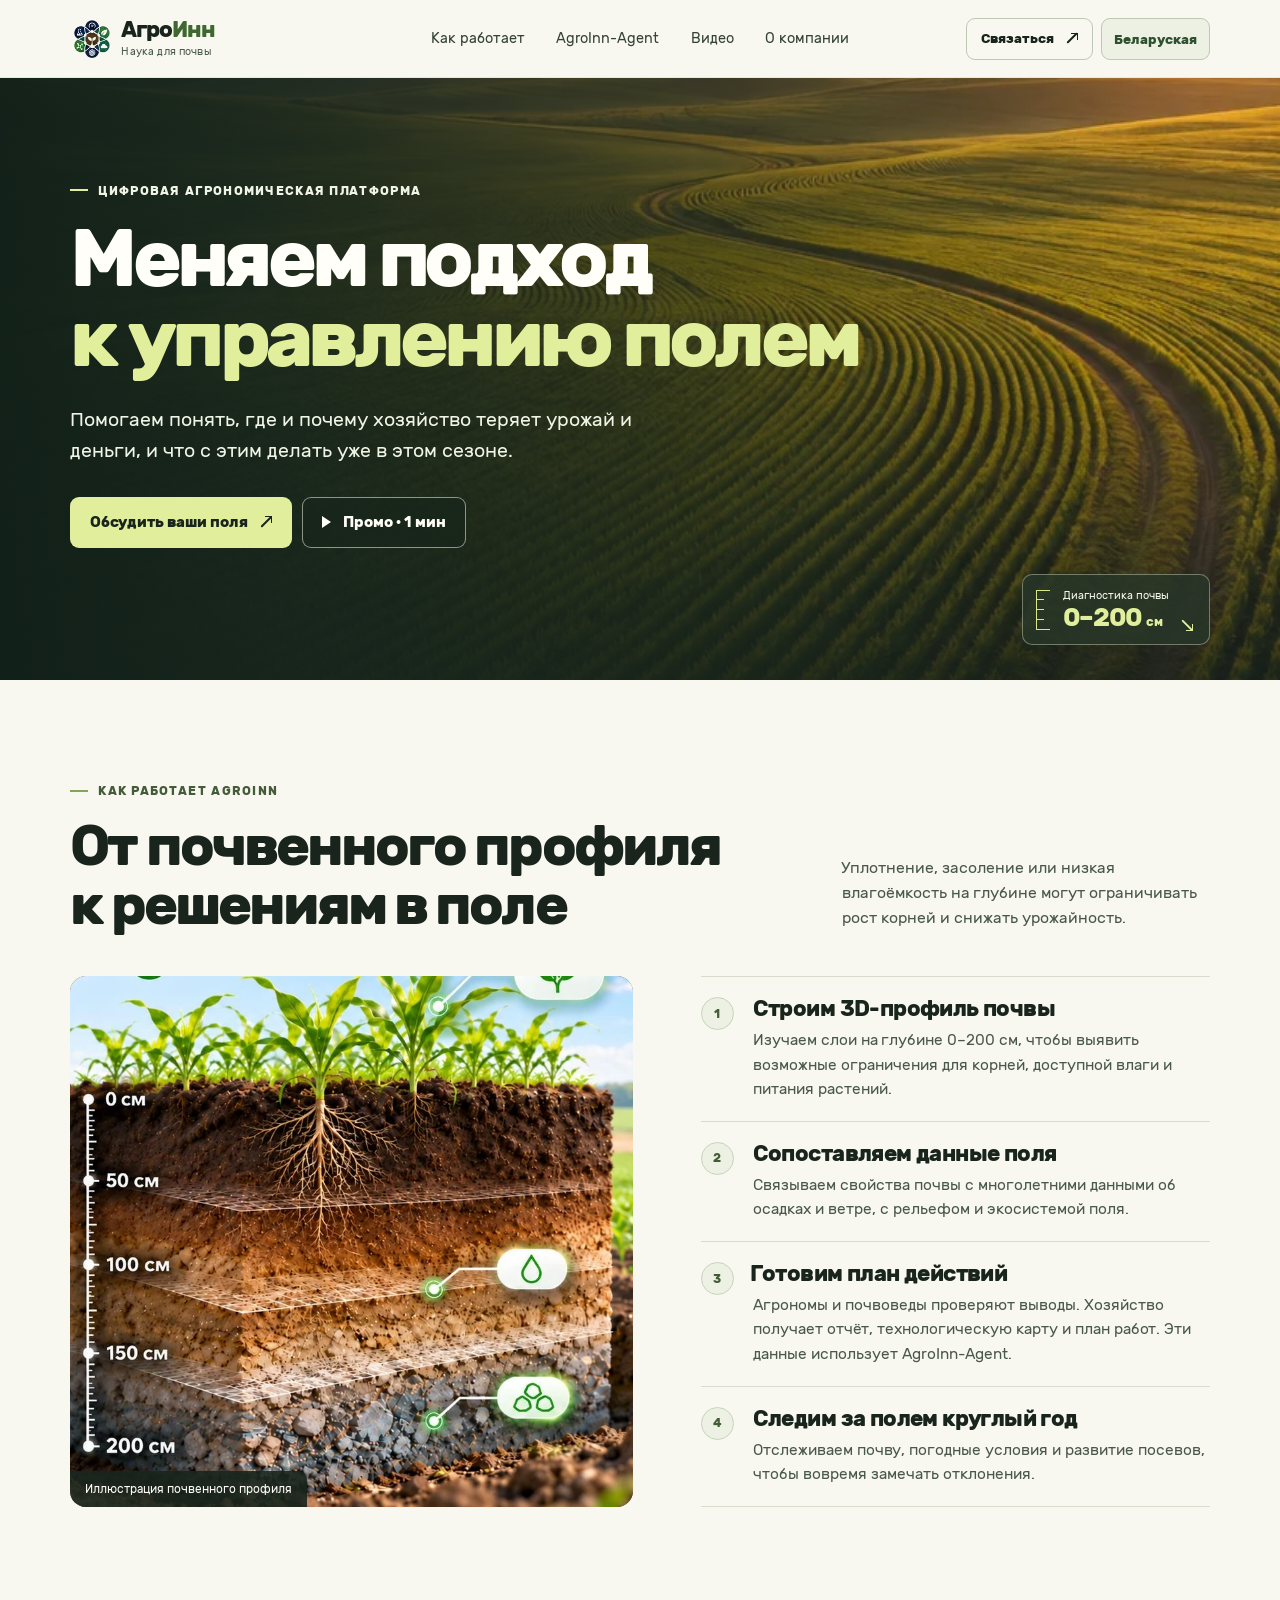
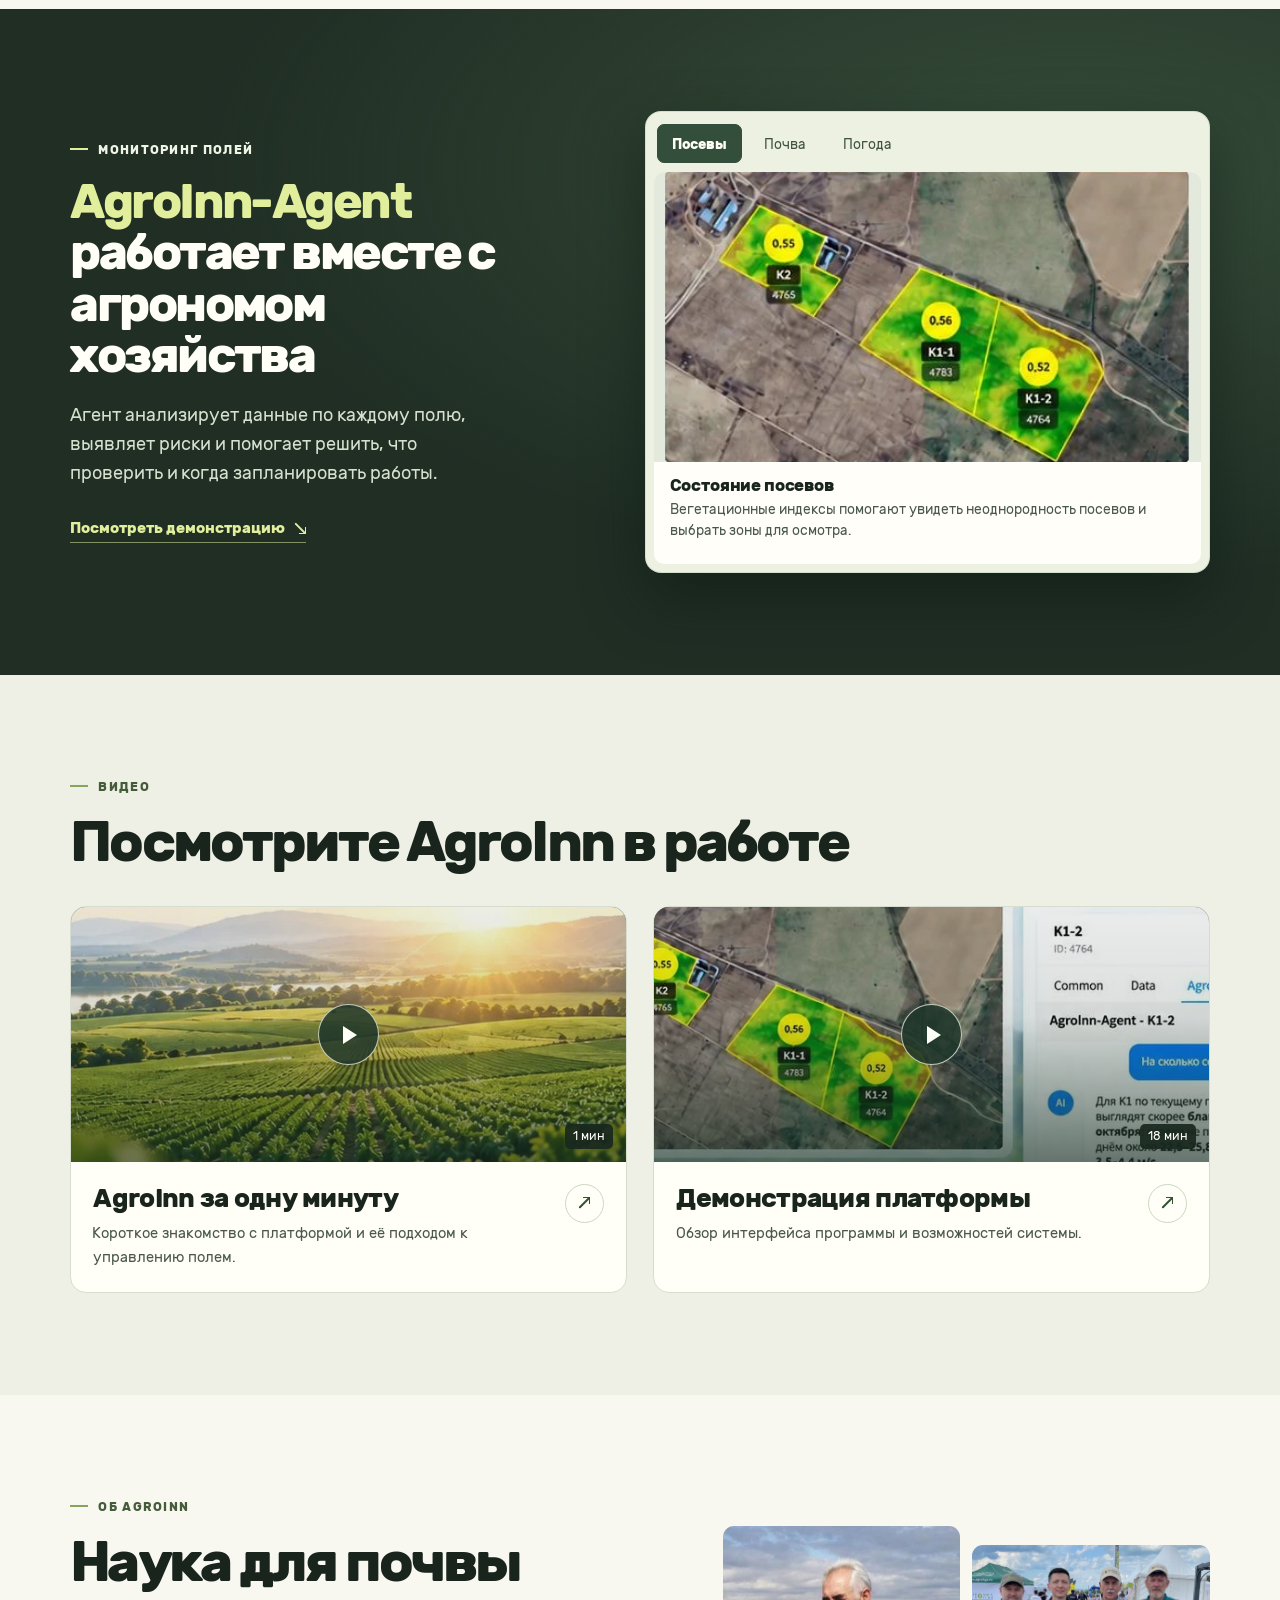
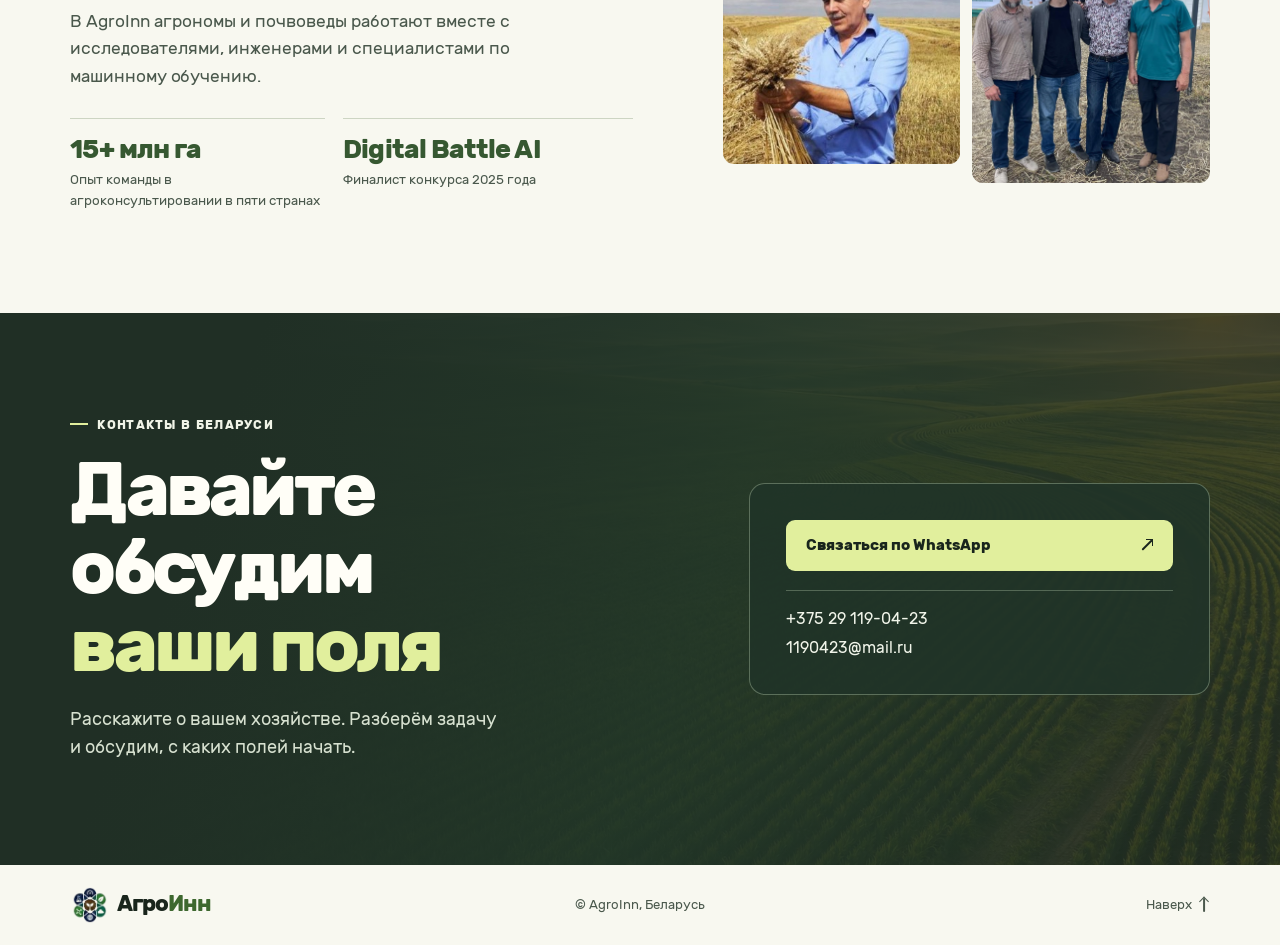
<file: index.html>
<!doctype html>
<html lang="ru" id="top">
<head>
  <meta charset="utf-8">
  <meta name="viewport" content="width=device-width, initial-scale=1">
  <meta name="theme-color" content="#f8f8f0">
  <title>AgroInn Беларусь — цифровая агрономическая платформа</title>
  <meta name="description" content="AgroInn объединяет глубокую диагностику почвы, круглогодичный мониторинг полей и поддержку агронома хозяйства с AgroInn-Agent.">
  <meta property="og:type" content="website">
  <meta property="og:locale" content="ru_BY">
  <meta property="og:locale:alternate" content="be_BY">
  <meta property="og:title" content="AgroInn Беларусь — цифровая агрономическая платформа">
  <meta property="og:description" content="Узнайте, что ограничивает урожайность ваших полей и какие меры можно принять уже в этом сезоне.">
  <meta property="og:image" content="https://agroinn.by/assets/field-sunrise.webp">
  <link rel="canonical" href="https://agroinn.by/">
  <link rel="alternate" hreflang="ru-BY" href="https://agroinn.by/">
  <link rel="alternate" hreflang="be-BY" href="https://agroinn.by/be/">
  <link rel="icon" type="image/png" href="./assets/agroinn-mark.png">
  <link rel="preload" href="./assets/rubik-bold.woff" as="font" type="font/woff" crossorigin>
  <link rel="stylesheet" href="./assets/styles.css">
  <script src="./assets/site.js" defer></script>
</head>
<body>
  <a class="skip-link" href="#main">Перейти к содержанию</a>
  <header class="site-header">
    <div class="wrap header-inner">
      <a class="brand" href="#top" aria-label="АгроИнн — на главную">
        <img src="./assets/agroinn-mark.png" width="42" height="42" alt="">
        <span class="brand-copy"><strong>Агро<span>Инн</span></strong><small>Наука для почвы</small></span>
      </a>
      <button class="menu-toggle" type="button" aria-label="Меню" aria-expanded="false" aria-controls="main-nav" hidden>
        <span class="menu-icon" aria-hidden="true"></span><span class="menu-label">Меню</span>
      </button>
      <nav class="main-nav" id="main-nav" aria-label="Разделы сайта">
        <a href="#method">Как работает</a>
        <a href="#agent">AgroInn-Agent</a>
        <a href="#video">Видео</a>
        <a href="#about">О компании</a>
        <a class="mobile-contact" href="#contacts">Связаться <span class="arrow" aria-hidden="true"></span></a>
      </nav>
      <div class="header-actions">
        <a class="button button-header" href="#contacts">Связаться <span class="arrow" aria-hidden="true"></span></a>
        <a class="language-toggle" href="./be/" lang="be" hreflang="be" rel="alternate">Беларуская</a>
      </div>
    </div>
  </header>

  <main id="main">
    <section class="hero" aria-labelledby="hero-title">
      <picture class="hero-photo">
        <source media="(max-width: 680px)" srcset="./assets/field-mobile.webp">
        <img src="./assets/field-sunrise.webp" width="1536" height="1024" alt="" fetchpriority="high">
      </picture>
      <div class="wrap hero-inner">
        <div class="hero-copy">
          <p class="eyebrow eyebrow-light">Цифровая агрономическая платформа</p>
          <h1 id="hero-title">Меняем подход<br class="hero-break"> <span>к управлению полем</span></h1>
          <p class="hero-description">Помогаем понять, где и почему хозяйство теряет урожай и деньги, и что с этим делать уже в этом сезоне.</p>
          <div class="hero-actions">
            <a class="button button-lime" href="#contacts">Обсудить ваши поля <span class="arrow" aria-hidden="true"></span></a>
            <a class="button button-glass" href="https://youtu.be/C-f993sMciU?si=RziedeYuaP-weiyu" target="_blank" rel="noopener noreferrer">
              <span class="play-triangle" aria-hidden="true"></span>Промо · 1 мин
            </a>
          </div>
        </div>
        <a class="hero-depth" href="#method" aria-label="Как работает диагностика почвы на глубине 0–200 сантиметров">
          <span class="depth-scale" aria-hidden="true"></span>
          <span class="depth-copy">
            <span class="depth-label">Диагностика почвы</span>
            <strong>0–200 <small>см</small></strong>
          </span>
          <span class="depth-arrow arrow arrow-down-right" aria-hidden="true"></span>
        </a>
      </div>
    </section>

    <section class="method section" id="method" aria-labelledby="method-title">
      <div class="wrap">
        <p class="eyebrow">Как работает AgroInn</p>
        <div class="section-intro">
          <h2 id="method-title">От почвенного профиля<br class="wide-break"> к решениям в поле</h2>
          <p>Уплотнение, засоление или низкая влагоёмкость на глубине могут ограничивать рост корней и снижать урожайность.</p>
        </div>
        <div class="method-grid">
          <figure class="soil-figure">
            <img src="./assets/soil-profile.webp" width="975" height="804" alt="Иллюстрация почвенного разреза с корнями растений и шкалой глубины до 200 сантиметров" loading="lazy">
            <figcaption>Иллюстрация почвенного профиля</figcaption>
          </figure>
          <ol class="method-steps" role="list">
            <li>
              <span class="step-number" aria-hidden="true">1</span>
              <div><h3>Строим 3D-профиль почвы</h3><p>Изучаем слои на глубине 0–200 см, чтобы выявить возможные ограничения для корней, доступной влаги и питания растений.</p></div>
            </li>
            <li>
              <span class="step-number" aria-hidden="true">2</span>
              <div><h3>Сопоставляем данные поля</h3><p>Связываем свойства почвы с многолетними данными об осадках и ветре, с рельефом и экосистемой поля.</p></div>
            </li>
            <li>
              <span class="step-number" aria-hidden="true">3</span>
              <div><h3>Готовим план действий</h3><p>Агрономы и почвоведы проверяют выводы. Хозяйство получает отчёт, технологическую карту и план работ. Эти данные использует AgroInn-Agent.</p></div>
            </li>
            <li>
              <span class="step-number" aria-hidden="true">4</span>
              <div><h3>Следим за полем круглый год</h3><p>Отслеживаем почву, погодные условия и развитие посевов, чтобы вовремя замечать отклонения.</p></div>
            </li>
          </ol>
        </div>
      </div>
    </section>

    <section class="agent section" id="agent" aria-labelledby="agent-title">
      <div class="wrap agent-grid">
        <div class="agent-copy">
          <p class="eyebrow eyebrow-light">Мониторинг полей</p>
          <h2 id="agent-title"><span>AgroInn-Agent</span> работает вместе с агрономом хозяйства</h2>
          <p>Агент анализирует данные по каждому полю, выявляет риски и помогает решить, что проверить и когда запланировать работы.</p>
          <a class="text-link" href="#video">Посмотреть демонстрацию <span class="arrow arrow-down-right" aria-hidden="true"></span></a>
        </div>
        <div class="product-window">
          <div class="product-tabs" role="tablist" aria-label="Данные мониторинга" hidden>
            <button type="button" id="tab-crops" role="tab" aria-selected="true" aria-controls="panel-crops">Посевы</button>
            <button type="button" id="tab-soil" role="tab" aria-selected="false" aria-controls="panel-soil" tabindex="-1">Почва</button>
            <button type="button" id="tab-weather" role="tab" aria-selected="false" aria-controls="panel-weather" tabindex="-1">Погода</button>
          </div>
          <div class="product-panel" id="panel-crops" role="tabpanel" aria-labelledby="tab-crops">
            <img src="./assets/agent-crops.webp" width="475" height="262" alt="Карта трёх участков AgroInn с цветовыми зонами и значениями NDVI" loading="lazy">
            <div class="product-caption"><h3>Состояние посевов</h3><p>Вегетационные индексы помогают увидеть неоднородность посевов и выбрать зоны для осмотра.</p></div>
          </div>
          <div class="product-panel" id="panel-soil" role="tabpanel" aria-labelledby="tab-soil">
            <img src="./assets/agent-soil.webp" width="607" height="263" alt="Карта поля и панель показателей почвы в AgroInn" loading="lazy">
            <div class="product-caption"><h3>Пахотный слой почвы</h3><p>Свойства слоя 0–30 см на дату анализа, включая плотность сложения и влагоёмкость.</p></div>
          </div>
          <div class="product-panel" id="panel-weather" role="tabpanel" aria-labelledby="tab-weather">
            <img src="./assets/agent-weather.webp" width="664" height="279" alt="Пример экрана с прогнозом осадков и графиком температуры воздуха" loading="lazy">
            <div class="product-caption"><h3>Погода и окна для работ</h3><p>Прогноз осадков и температуры помогает выбрать время посева и других полевых работ.</p></div>
          </div>
        </div>
      </div>
    </section>

    <section class="videos section" id="video" aria-labelledby="video-title">
      <div class="wrap">
        <p class="eyebrow">Видео</p>
        <h2 id="video-title">Посмотрите AgroInn в работе</h2>
        <div class="video-grid">
          <a class="video-card" href="https://youtu.be/C-f993sMciU?si=RziedeYuaP-weiyu" target="_blank" rel="noopener noreferrer" aria-label="AgroInn за одну минуту — смотреть на YouTube">
            <div class="video-cover video-cover-field">
              <img src="./assets/video-promo.webp" width="1035" height="285" alt="" loading="lazy">
              <span class="video-play" aria-hidden="true"><span class="play-triangle"></span></span>
              <span class="video-duration">1 мин</span>
            </div>
            <div class="video-copy">
              <div><h3>AgroInn за одну минуту</h3><p>Короткое знакомство с платформой и её подходом к управлению полем.</p></div>
              <span class="video-arrow" aria-hidden="true"><span class="arrow"></span></span>
            </div>
          </a>
          <a class="video-card" href="https://youtu.be/qmFIRGveGB4?si=rMNUyUHoZaWb1UUK" target="_blank" rel="noopener noreferrer" aria-label="18-минутная демонстрация платформы — смотреть на YouTube">
            <div class="video-cover video-cover-system">
              <img src="./assets/video-demonstration.webp" width="918" height="274" alt="" loading="lazy">
              <span class="video-play" aria-hidden="true"><span class="play-triangle"></span></span>
              <span class="video-duration">18 мин</span>
            </div>
            <div class="video-copy">
              <div><h3>Демонстрация платформы</h3><p>Обзор интерфейса программы и возможностей системы.</p></div>
              <span class="video-arrow" aria-hidden="true"><span class="arrow"></span></span>
            </div>
          </a>
        </div>
      </div>
    </section>

    <section class="about section" id="about" aria-labelledby="about-title">
      <div class="wrap about-grid">
        <div>
          <p class="eyebrow">Об AgroInn</p>
          <h2 id="about-title">Наука для почвы</h2>
          <p class="about-description">В AgroInn агрономы и почвоведы работают вместе с исследователями, инженерами и специалистами по машинному обучению.</p>
          <div class="credentials">
            <div><strong>15+ млн га</strong><p>Опыт команды в агроконсультировании в пяти странах</p></div>
            <div><strong>Digital Battle AI</strong><p>Финалист конкурса 2025 года</p></div>
          </div>
        </div>
        <div class="team-photos">
          <img src="./assets/agronomist-portrait.jpg?v=525d51a2" width="338" height="338" alt="Агроном AgroInn осматривает колосья на поле" loading="lazy">
          <img class="team-group-photo" src="./assets/team-group.webp" width="959" height="960" alt="Групповое фото на сельскохозяйственной выставке" loading="lazy">
        </div>
      </div>
    </section>

    <section class="contact section" id="contacts" aria-labelledby="contact-title">
      <div class="wrap contact-grid">
        <div class="contact-copy">
          <p class="eyebrow eyebrow-light">Контакты в Беларуси</p>
          <h2 id="contact-title">Давайте обсудим <span>ваши поля</span></h2>
          <p>Расскажите о вашем хозяйстве. Разберём задачу и обсудим, с каких полей начать.</p>
        </div>
        <div class="contact-panel">
          <div class="contact-buttons">
            <a class="button button-lime" href="https://wa.me/375291190423" target="_blank" rel="noopener noreferrer">
              Связаться по WhatsApp <span class="arrow" aria-hidden="true"></span>
            </a>
          </div>
          <address class="contact-details">
            <a href="tel:+375291190423">+375 29 119-04-23</a>
            <a href="mailto:1190423@mail.ru">1190423@mail.ru</a>
          </address>
        </div>
      </div>
    </section>
  </main>

  <footer class="site-footer">
    <div class="wrap footer-inner">
      <a class="brand" href="#top" aria-label="АгроИнн — к началу страницы">
        <img src="./assets/agroinn-mark.png" width="38" height="38" alt="">
        <span class="brand-copy"><strong>Агро<span>Инн</span></strong></span>
      </a>
      <p>© AgroInn, Беларусь</p>
      <a class="back-to-top" href="#top">Наверх <span class="arrow arrow-up" aria-hidden="true"></span></a>
    </div>
  </footer>
</body>
</html>
</file>
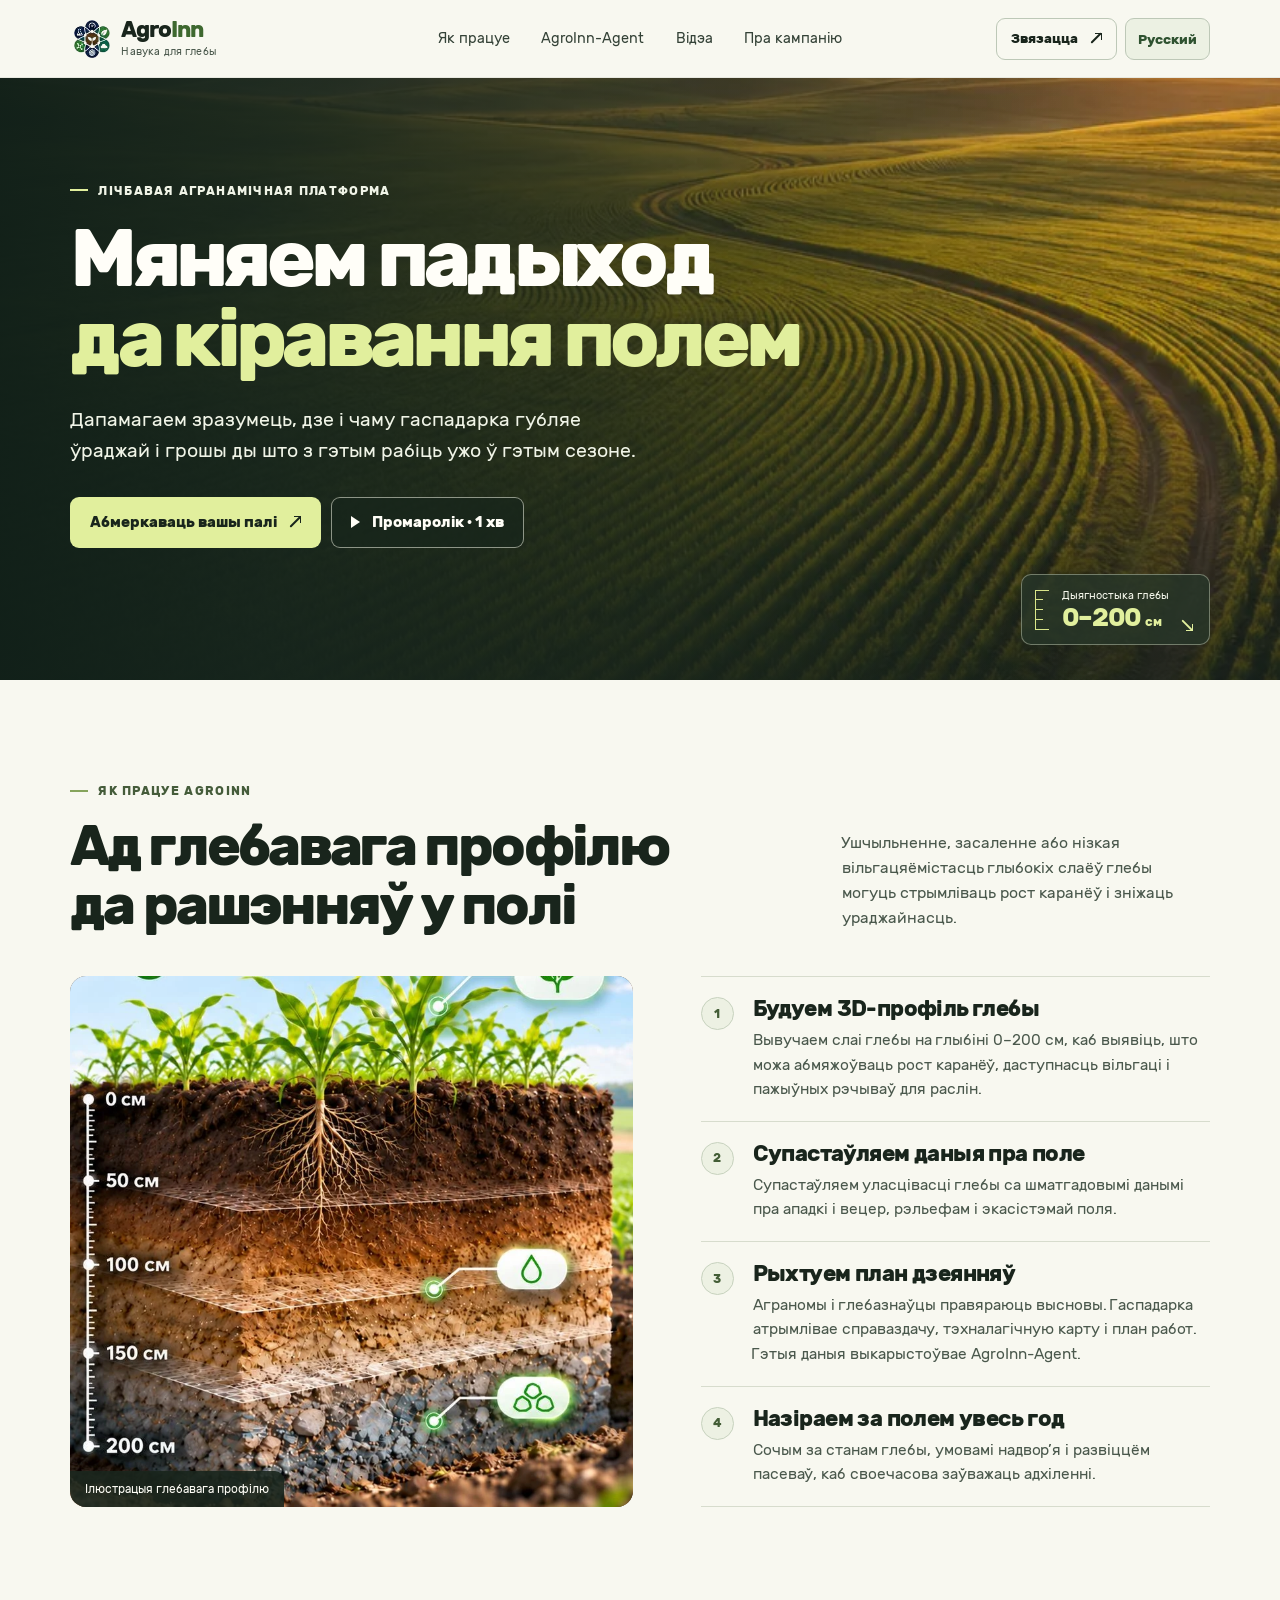
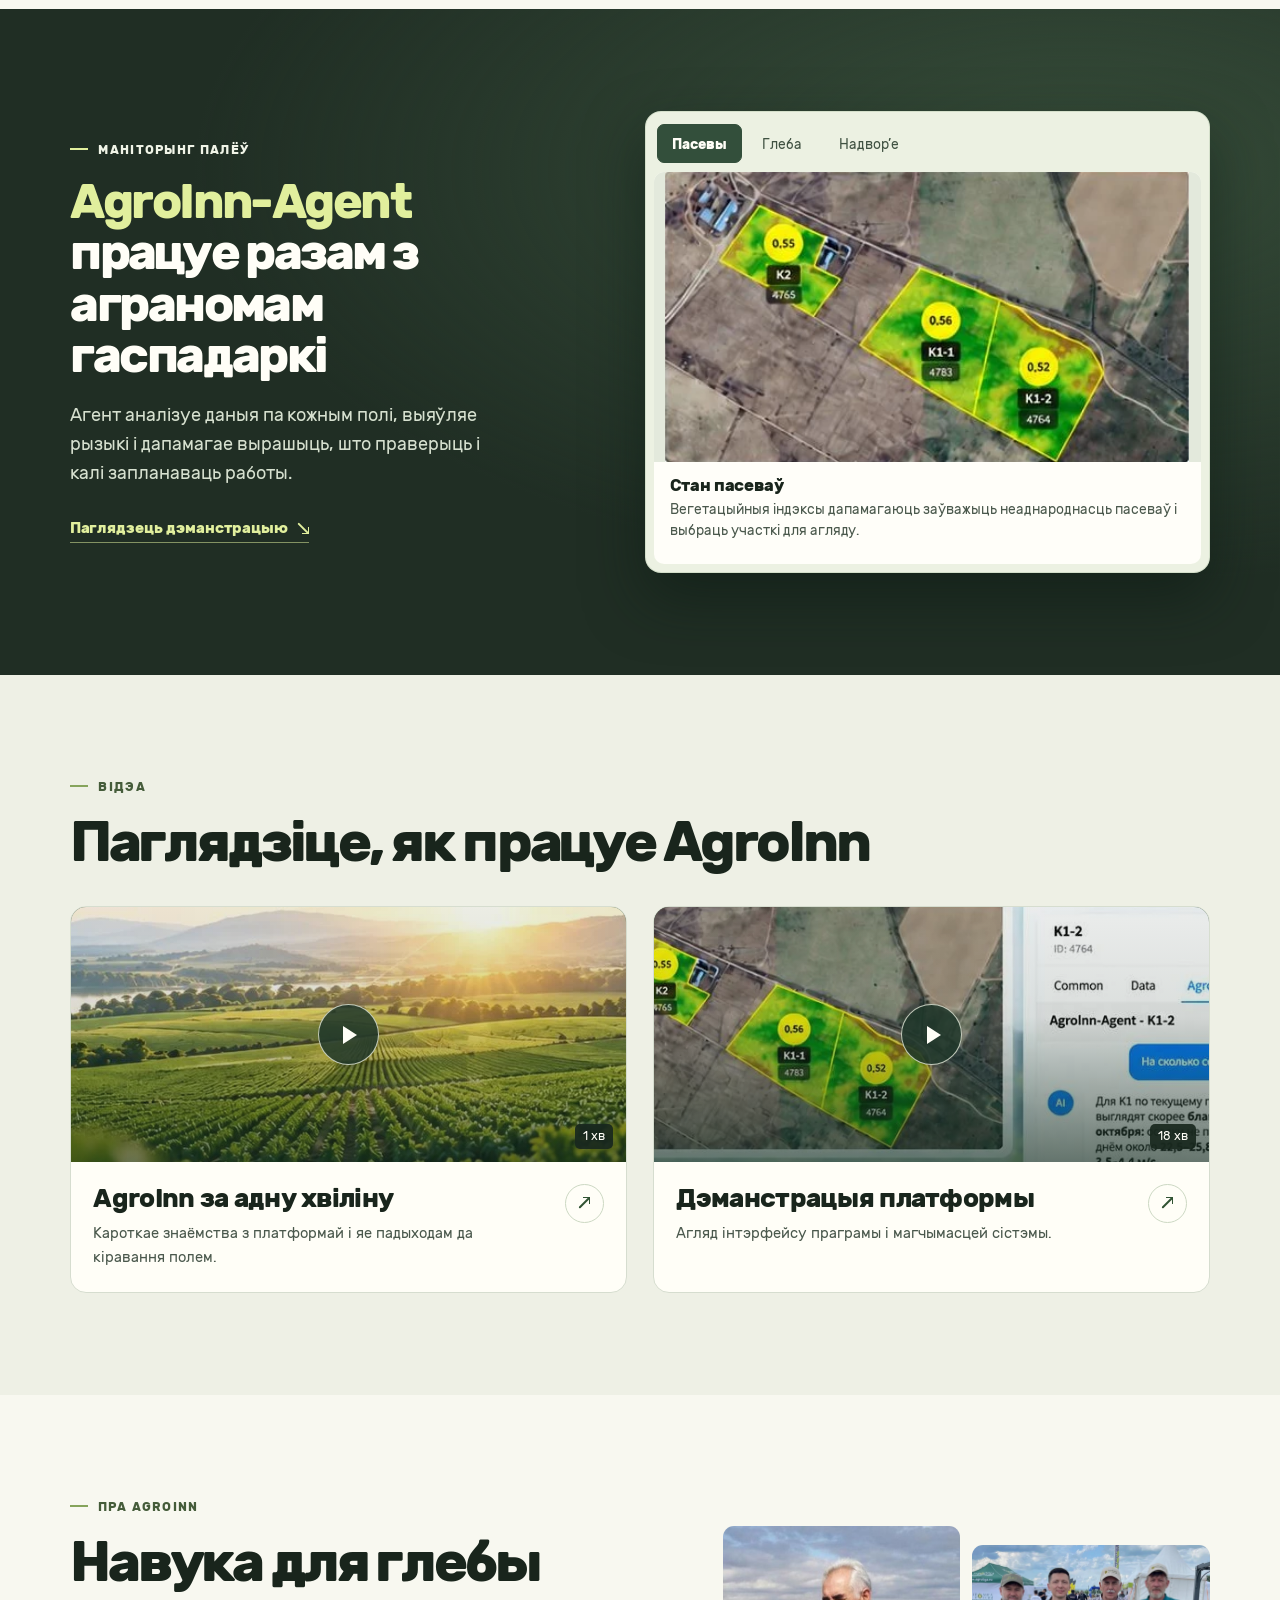
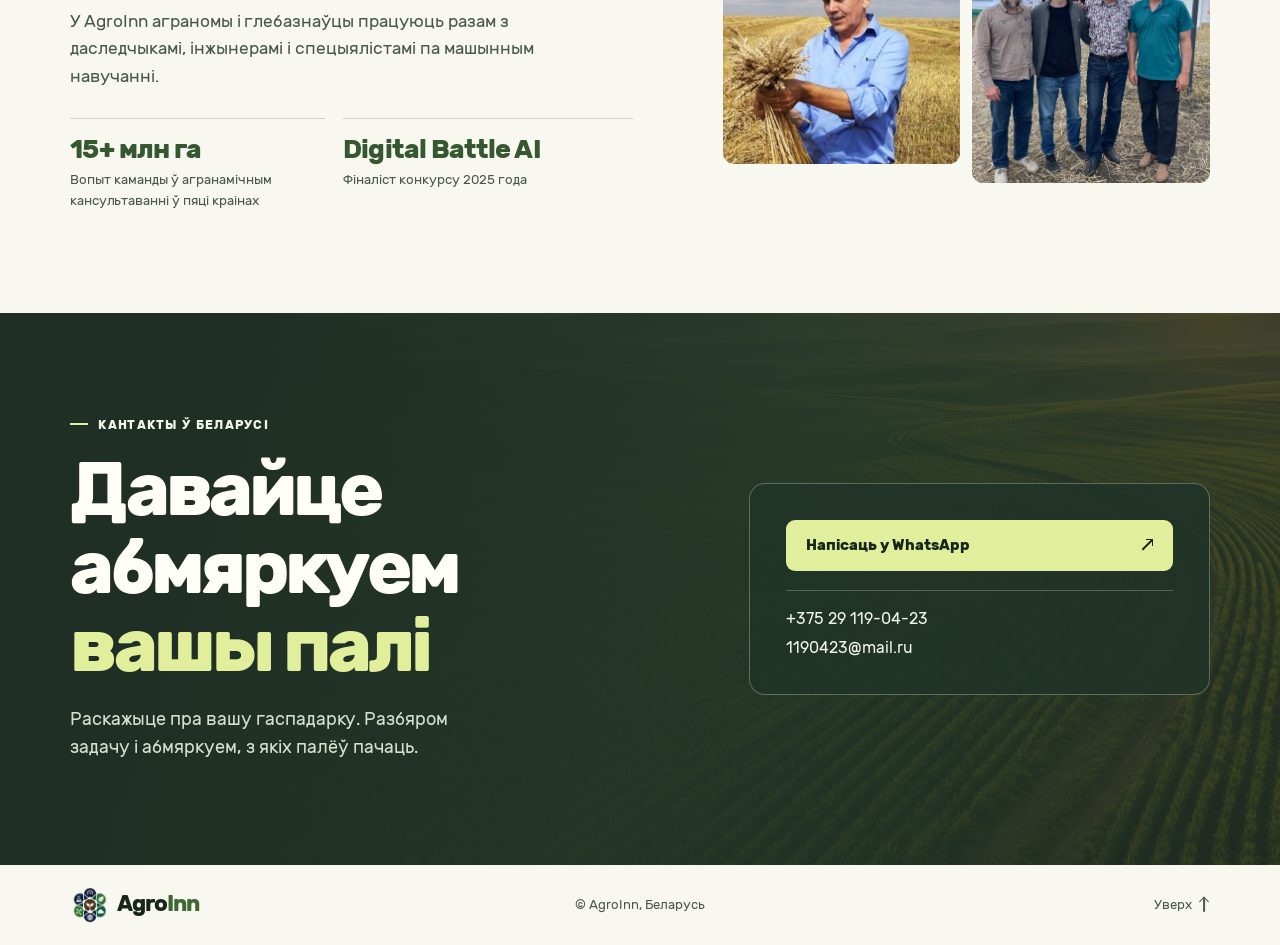
<file: be/index.html>
<!doctype html>
<html lang="be" id="top">
<head>
  <meta charset="utf-8">
  <meta name="viewport" content="width=device-width, initial-scale=1">
  <meta name="theme-color" content="#f8f8f0">
  <title>AgroInn Беларусь — лічбавая агранамічная платформа</title>
  <meta name="description" content="AgroInn аб’ядноўвае глыбокую дыягностыку глебы, круглагадовы маніторынг палёў і падтрымку агранома гаспадаркі з дапамогай AgroInn-Agent.">
  <meta property="og:type" content="website">
  <meta property="og:locale" content="be_BY">
  <meta property="og:locale:alternate" content="ru_BY">
  <meta property="og:title" content="AgroInn Беларусь — лічбавая агранамічная платформа">
  <meta property="og:description" content="Даведайцеся, што абмяжоўвае ўраджайнасць вашых палёў і што можна зрабіць ужо ў гэтым сезоне.">
  <meta property="og:image" content="https://agroinn.by/assets/field-sunrise.webp">
  <link rel="canonical" href="https://agroinn.by/be/">
  <link rel="alternate" hreflang="ru-BY" href="https://agroinn.by/">
  <link rel="alternate" hreflang="be-BY" href="https://agroinn.by/be/">
  <link rel="icon" type="image/png" href="../assets/agroinn-mark.png">
  <link rel="preload" href="../assets/rubik-bold.woff" as="font" type="font/woff" crossorigin>
  <link rel="stylesheet" href="../assets/styles.css">
  <script src="../assets/site.js" defer></script>
</head>
<body>
  <a class="skip-link" href="#main">Перайсці да зместу</a>
  <header class="site-header">
    <div class="wrap header-inner">
      <a class="brand" href="#top" aria-label="AgroInn — на галоўную">
        <img src="../assets/agroinn-mark.png" width="42" height="42" alt="">
        <span class="brand-copy"><strong>Agro<span>Inn</span></strong><small>Навука для глебы</small></span>
      </a>
      <button class="menu-toggle" type="button" aria-label="Меню" aria-expanded="false" aria-controls="main-nav" hidden>
        <span class="menu-icon" aria-hidden="true"></span><span class="menu-label">Меню</span>
      </button>
      <nav class="main-nav" id="main-nav" aria-label="Раздзелы сайта">
        <a href="#method">Як працуе</a>
        <a href="#agent">AgroInn-Agent</a>
        <a href="#video">Відэа</a>
        <a href="#about">Пра кампанію</a>
        <a class="mobile-contact" href="#contacts">Звязацца <span class="arrow" aria-hidden="true"></span></a>
      </nav>
      <div class="header-actions">
        <a class="button button-header" href="#contacts">Звязацца <span class="arrow" aria-hidden="true"></span></a>
        <a class="language-toggle" href="../" lang="ru" hreflang="ru" rel="alternate">Русский</a>
      </div>
    </div>
  </header>

  <main id="main">
    <section class="hero" aria-labelledby="hero-title">
      <picture class="hero-photo">
        <source media="(max-width: 680px)" srcset="../assets/field-mobile.webp">
        <img src="../assets/field-sunrise.webp" width="1536" height="1024" alt="" fetchpriority="high">
      </picture>
      <div class="wrap hero-inner">
        <div class="hero-copy">
          <p class="eyebrow eyebrow-light">Лічбавая агранамічная платформа</p>
          <h1 id="hero-title">Мяняем падыход<br class="hero-break"> <span>да кіравання полем</span></h1>
          <p class="hero-description">Дапамагаем зразумець, дзе і чаму гаспадарка губляе ўраджай і грошы ды што з гэтым рабіць ужо ў гэтым сезоне.</p>
          <div class="hero-actions">
            <a class="button button-lime" href="#contacts">Абмеркаваць вашы палі <span class="arrow" aria-hidden="true"></span></a>
            <a class="button button-glass" href="https://youtu.be/C-f993sMciU?si=RziedeYuaP-weiyu" target="_blank" rel="noopener noreferrer">
              <span class="play-triangle" aria-hidden="true"></span>Промаролік · 1 хв
            </a>
          </div>
        </div>
        <a class="hero-depth" href="#method" aria-label="Як працуе дыягностыка глебы на глыбіні 0–200 сантыметраў">
          <span class="depth-scale" aria-hidden="true"></span>
          <span class="depth-copy">
            <span class="depth-label">Дыягностыка глебы</span>
            <strong>0–200 <small>см</small></strong>
          </span>
          <span class="depth-arrow arrow arrow-down-right" aria-hidden="true"></span>
        </a>
      </div>
    </section>

    <section class="method section" id="method" aria-labelledby="method-title">
      <div class="wrap">
        <p class="eyebrow">Як працуе AgroInn</p>
        <div class="section-intro">
          <h2 id="method-title">Ад глебавага профілю<br class="wide-break"> да рашэнняў у полі</h2>
          <p>Ушчыльненне, засаленне або нізкая вільгацяёмістасць глыбокіх слаёў глебы могуць стрымліваць рост каранёў і зніжаць ураджайнасць.</p>
        </div>
        <div class="method-grid">
          <figure class="soil-figure">
            <img src="../assets/soil-profile.webp" width="975" height="804" alt="Ілюстрацыя глебавага разрэзу з каранямі раслін і шкалой глыбіні да 200 сантыметраў" loading="lazy">
            <figcaption>Ілюстрацыя глебавага профілю</figcaption>
          </figure>
          <ol class="method-steps" role="list">
            <li>
              <span class="step-number" aria-hidden="true">1</span>
              <div><h3>Будуем 3D-профіль глебы</h3><p>Вывучаем слаі глебы на глыбіні 0–200 см, каб выявіць, што можа абмяжоўваць рост каранёў, даступнасць вільгаці і пажыўных рэчываў для раслін.</p></div>
            </li>
            <li>
              <span class="step-number" aria-hidden="true">2</span>
              <div><h3>Супастаўляем даныя пра поле</h3><p>Супастаўляем уласцівасці глебы са шматгадовымі данымі пра ападкі і вецер, рэльефам і экасістэмай поля.</p></div>
            </li>
            <li>
              <span class="step-number" aria-hidden="true">3</span>
              <div><h3>Рыхтуем план дзеянняў</h3><p>Аграномы і глебазнаўцы правяраюць высновы. Гаспадарка атрымлівае справаздачу, тэхналагічную карту і план работ. Гэтыя даныя выкарыстоўвае AgroInn-Agent.</p></div>
            </li>
            <li>
              <span class="step-number" aria-hidden="true">4</span>
              <div><h3>Назіраем за полем увесь год</h3><p>Сочым за станам глебы, умовамі надвор’я і развіццём пасеваў, каб своечасова заўважаць адхіленні.</p></div>
            </li>
          </ol>
        </div>
      </div>
    </section>

    <section class="agent section" id="agent" aria-labelledby="agent-title">
      <div class="wrap agent-grid">
        <div class="agent-copy">
          <p class="eyebrow eyebrow-light">Маніторынг палёў</p>
          <h2 id="agent-title"><span>AgroInn-Agent</span> працуе разам з аграномам гаспадаркі</h2>
          <p>Агент аналізуе даныя па кожным полі, выяўляе рызыкі і дапамагае вырашыць, што праверыць і калі запланаваць работы.</p>
          <a class="text-link" href="#video">Паглядзець дэманстрацыю <span class="arrow arrow-down-right" aria-hidden="true"></span></a>
        </div>
        <div class="product-window">
          <div class="product-tabs" role="tablist" aria-label="Даныя маніторынгу" hidden>
            <button type="button" id="tab-crops" role="tab" aria-selected="true" aria-controls="panel-crops">Пасевы</button>
            <button type="button" id="tab-soil" role="tab" aria-selected="false" aria-controls="panel-soil" tabindex="-1">Глеба</button>
            <button type="button" id="tab-weather" role="tab" aria-selected="false" aria-controls="panel-weather" tabindex="-1">Надвор’е</button>
          </div>
          <div class="product-panel" id="panel-crops" role="tabpanel" aria-labelledby="tab-crops">
            <img src="../assets/agent-crops.webp" width="475" height="262" alt="Карта трох участкаў AgroInn з каляровымі зонамі і значэннямі NDVI" loading="lazy">
            <div class="product-caption"><h3>Стан пасеваў</h3><p>Вегетацыйныя індэксы дапамагаюць заўважыць неаднароднасць пасеваў і выбраць участкі для агляду.</p></div>
          </div>
          <div class="product-panel" id="panel-soil" role="tabpanel" aria-labelledby="tab-soil">
            <img src="../assets/agent-soil.webp" width="607" height="263" alt="Карта поля і панэль паказчыкаў глебы ў AgroInn" loading="lazy">
            <div class="product-caption"><h3>Ворны слой глебы</h3><p>Уласцівасці слоя 0–30 см на дату аналізу, у тым ліку шчыльнасць складання і вільгацяёмістасць.</p></div>
          </div>
          <div class="product-panel" id="panel-weather" role="tabpanel" aria-labelledby="tab-weather">
            <img src="../assets/agent-weather.webp" width="664" height="279" alt="Прыклад экрана з прагнозам ападкаў і графікам тэмпературы паветра" loading="lazy">
            <div class="product-caption"><h3>Надвор’е і час для палявых работ</h3><p>Прагноз ападкаў і тэмпературы дапамагае выбраць час для сяўбы і іншых палявых работ.</p></div>
          </div>
        </div>
      </div>
    </section>

    <section class="videos section" id="video" aria-labelledby="video-title">
      <div class="wrap">
        <p class="eyebrow">Відэа</p>
        <h2 id="video-title">Паглядзіце, як працуе AgroInn</h2>
        <div class="video-grid">
          <a class="video-card" href="https://youtu.be/C-f993sMciU?si=RziedeYuaP-weiyu" target="_blank" rel="noopener noreferrer" aria-label="AgroInn за адну хвіліну — глядзець на YouTube">
            <div class="video-cover video-cover-field">
              <img src="../assets/video-promo.webp" width="1035" height="285" alt="" loading="lazy">
              <span class="video-play" aria-hidden="true"><span class="play-triangle"></span></span>
              <span class="video-duration">1 хв</span>
            </div>
            <div class="video-copy">
              <div><h3>AgroInn за адну хвіліну</h3><p>Кароткае знаёмства з платформай і яе падыходам да кіравання полем.</p></div>
              <span class="video-arrow" aria-hidden="true"><span class="arrow"></span></span>
            </div>
          </a>
          <a class="video-card" href="https://youtu.be/qmFIRGveGB4?si=rMNUyUHoZaWb1UUK" target="_blank" rel="noopener noreferrer" aria-label="18-хвілінная дэманстрацыя платформы — глядзець на YouTube">
            <div class="video-cover video-cover-system">
              <img src="../assets/video-demonstration.webp" width="918" height="274" alt="" loading="lazy">
              <span class="video-play" aria-hidden="true"><span class="play-triangle"></span></span>
              <span class="video-duration">18 хв</span>
            </div>
            <div class="video-copy">
              <div><h3>Дэманстрацыя платформы</h3><p>Агляд інтэрфейсу праграмы і магчымасцей сістэмы.</p></div>
              <span class="video-arrow" aria-hidden="true"><span class="arrow"></span></span>
            </div>
          </a>
        </div>
      </div>
    </section>

    <section class="about section" id="about" aria-labelledby="about-title">
      <div class="wrap about-grid">
        <div>
          <p class="eyebrow">Пра AgroInn</p>
          <h2 id="about-title">Навука для глебы</h2>
          <p class="about-description">У AgroInn аграномы і глебазнаўцы працуюць разам з даследчыкамі, інжынерамі і спецыялістамі па машынным навучанні.</p>
          <div class="credentials">
            <div><strong>15+ млн га</strong><p>Вопыт каманды ў агранамічным кансультаванні ў пяці краінах</p></div>
            <div><strong>Digital Battle AI</strong><p>Фіналіст конкурсу 2025 года</p></div>
          </div>
        </div>
        <div class="team-photos">
          <img src="../assets/agronomist-portrait.jpg?v=525d51a2" width="338" height="338" alt="Аграном AgroInn аглядае каласы ў полі" loading="lazy">
          <img class="team-group-photo" src="../assets/team-group.webp" width="959" height="960" alt="Групавое фота на сельскагаспадарчай выставе" loading="lazy">
        </div>
      </div>
    </section>

    <section class="contact section" id="contacts" aria-labelledby="contact-title">
      <div class="wrap contact-grid">
        <div class="contact-copy">
          <p class="eyebrow eyebrow-light">Кантакты ў Беларусі</p>
          <h2 id="contact-title">Давайце абмяркуем <span>вашы палі</span></h2>
          <p>Раскажыце пра вашу гаспадарку. Разбяром задачу і абмяркуем, з якіх палёў пачаць.</p>
        </div>
        <div class="contact-panel">
          <div class="contact-buttons">
            <a class="button button-lime" href="https://wa.me/375291190423" target="_blank" rel="noopener noreferrer">
              Напісаць у WhatsApp <span class="arrow" aria-hidden="true"></span>
            </a>
          </div>
          <address class="contact-details">
            <a href="tel:+375291190423">+375 29 119-04-23</a>
            <a href="mailto:1190423@mail.ru">1190423@mail.ru</a>
          </address>
        </div>
      </div>
    </section>
  </main>

  <footer class="site-footer">
    <div class="wrap footer-inner">
      <a class="brand" href="#top" aria-label="AgroInn — да пачатку старонкі">
        <img src="../assets/agroinn-mark.png" width="38" height="38" alt="">
        <span class="brand-copy"><strong>Agro<span>Inn</span></strong></span>
      </a>
      <p>© AgroInn, Беларусь</p>
      <a class="back-to-top" href="#top">Уверх <span class="arrow arrow-up" aria-hidden="true"></span></a>
    </div>
  </footer>
</body>
</html>
</file>
<file: assets/styles.css>
@font-face {
  font-family: Rubik;
  src: url("./rubik-regular.woff") format("woff");
  font-weight: 400;
  font-display: swap;
}

@font-face {
  font-family: Rubik;
  src: url("./rubik-bold.woff") format("woff");
  font-weight: 700;
  font-display: swap;
}

:root {
  color-scheme: light;
  --paper: #f8f8f0;
  --white: #fffef7;
  --moss: #435d36;
  --ink: #19251c;
  --muted: #4a584c;
  --line: #d7dccd;
  --forest: #202e24;
  --lime: #e1ef9d;
  --light-muted: #d6e0cf;
  --radius: 16px;
  --page-padding: clamp(22px, 5.5vw, 92px);
  background: var(--paper);
  color: var(--ink);
  font-family: Rubik, system-ui, sans-serif;
  font-synthesis: none;
}

*, *::before, *::after { box-sizing: border-box; }
[hidden] { display: none !important; }
html { scroll-behavior: smooth; }
body { margin: 0; }
img { display: block; max-width: 100%; }
a { color: inherit; text-decoration: none; }
button { font: inherit; color: inherit; }
p, h1, h2, h3, figure { margin: 0; }
h1, h2, h3 { font-weight: 700; }
h2 { font-size: clamp(2.25rem, 4.4vw, 4.4rem); letter-spacing: -.052em; line-height: 1.04; }
h3 { letter-spacing: -.027em; }
p { line-height: 1.6; }

:focus-visible {
  outline: 2px solid #1a683b;
  outline-offset: 5px;
}

.wrap {
  width: min(1280px, calc(100% - 2 * var(--page-padding)));
  margin-inline: auto;
}

.section {
  padding-block: clamp(66px, 8vw, 118px);
  scroll-margin-top: 14px;
}

.skip-link {
  position: fixed;
  z-index: 20;
  top: 12px;
  left: 12px;
  padding: 12px 15px;
  transform: translateY(calc(-100% - 20px));
  background: var(--white);
  border-radius: 6px;
}

.skip-link:focus { transform: none; }

.site-header {
  position: relative;
  z-index: 2;
  background: var(--paper);
  border-bottom: 1px solid #34433515;
}

.header-inner {
  min-height: 77px;
  display: grid;
  grid-template-columns: minmax(max-content, 1fr) auto minmax(max-content, 1fr);
  align-items: center;
  gap: clamp(18px, 3.2vw, 44px);
}

.brand {
  display: inline-flex;
  width: max-content;
  align-items: center;
  gap: 9px;
}

.brand img { flex: none; object-fit: contain; }
.brand-copy { display: grid; gap: 3px; }
.brand strong { font-size: 1.4rem; line-height: 1; letter-spacing: -.05em; }
.brand strong span { color: #3e682f; }
.brand small { color: var(--muted); font-size: .66rem; letter-spacing: .015em; }

.main-nav {
  display: flex;
  align-items: center;
  gap: clamp(18px, 2.45vw, 40px);
  color: #344237;
  font-size: .9rem;
}

.main-nav a { padding-block: 9px; white-space: nowrap; }
.main-nav a:hover { color: #265b2d; text-decoration: underline; text-underline-offset: .33em; }
.mobile-contact { display: none; }
.menu-toggle { display: none; }

.header-actions {
  display: flex;
  align-items: center;
  justify-self: end;
  gap: 8px;
  white-space: nowrap;
}

.language-toggle {
  display: inline-grid;
  min-height: 42px;
  place-items: center;
  padding-inline: 12px;
  border: 1px solid #bdc8b7;
  border-radius: 9px;
  background: #ecf1e3;
  color: #2e5230;
  font-size: .84rem;
  font-weight: 700;
  transition: background-color .18s ease, border-color .18s ease;
}

.language-toggle:hover { background: #e0ead4; border-color: #98ad90; }

.button {
  min-height: 51px;
  display: inline-flex;
  align-items: center;
  justify-content: center;
  gap: 12px;
  width: fit-content;
  padding: 11px 19px;
  border: 1px solid transparent;
  border-radius: 9px;
  font-size: .94rem;
  font-weight: 700;
  line-height: 1.25;
  transition: background-color .18s ease, border-color .18s ease, color .18s ease;
}

.button-header {
  min-height: 42px;
  border-color: #bdc8b7;
  padding-inline: 14px;
  font-size: .84rem;
}

.button-header:hover { background: #e9eed9; border-color: #aab9a2; }

.arrow {
  position: relative;
  display: inline-block;
  width: 12px;
  height: 12px;
  flex: none;
  vertical-align: middle;
}

.arrow::before, .arrow::after {
  content: "";
  position: absolute;
}

.arrow::before {
  bottom: 1px;
  left: 1px;
  width: 13.5px;
  height: 1.5px;
  border-radius: 1px;
  background: currentColor;
  transform: rotate(-45deg);
  transform-origin: left center;
}

.arrow::after {
  top: 0;
  right: 0;
  width: 7px;
  height: 7px;
  border-top: 1.5px solid;
  border-right: 1.5px solid;
}

.arrow-down-right { transform: rotate(90deg); }
.arrow-up { transform: rotate(-45deg); }

.button-lime { background: var(--lime); color: var(--ink); }
.button-lime:hover { background: #f0ffc0; }
.button-glass { background: #17251cb3; border-color: #f2f4e48a; color: #fffef7; }
.button-glass:hover { background: #314837; border-color: #ffffffb3; }

.eyebrow {
  display: flex;
  align-items: center;
  gap: 10px;
  margin-bottom: 18px;
  color: #455c3a;
  font-size: clamp(.69rem, 1.1vw, .77rem);
  font-weight: 700;
  letter-spacing: .105em;
  line-height: 1.4;
  text-transform: uppercase;
}

.eyebrow::before {
  content: "";
  width: 18px;
  height: 2px;
  flex: none;
  background: #86a45c;
}

.eyebrow-light { color: #f0f4e7; }
.eyebrow-light::before { background: var(--lime); }

.hero {
  position: relative;
  isolation: isolate;
  min-height: clamp(555px, 47vw, 710px);
  display: grid;
  background: #26372a;
  color: #fffef8;
}

.hero-photo, .hero::before {
  position: absolute;
  z-index: -1;
  inset: 0;
  pointer-events: none;
}

.hero-photo { z-index: -2; overflow: hidden; }
.hero-photo img { width: 100%; height: 100%; object-fit: cover; object-position: center 40%; }

.hero::before {
  content: "";
  background:
    linear-gradient(90deg, #112019f5 0%, #16251dd9 21%, #1c291c70 59%, #31402b00 88%),
    linear-gradient(0deg, #121e1ac7 0%, #1a261c0a 64%);
}

.hero-inner {
  position: relative;
  display: grid;
  align-items: center;
  padding-top: 38px;
  padding-bottom: 66px;
}

.hero-copy { width: min(850px, 100%); }
.hero .eyebrow { margin-bottom: 20px; }

.hero h1 {
  font-size: clamp(3.4rem, 6.3vw, 6.25rem);
  line-height: .99;
  letter-spacing: -.058em;
}

.hero h1 span { color: var(--lime); }
.hero-description {
  max-width: 570px;
  text-wrap: pretty;
  margin-top: 25px;
  color: #f0f4e7;
  font-size: clamp(1.03rem, 1.62vw, 1.22rem);
}

.hero-actions { display: flex; flex-wrap: wrap; gap: 10px; margin-top: 31px; }

.play-triangle {
  width: 0;
  height: 0;
  flex: none;
  border-top: 6px solid transparent;
  border-bottom: 6px solid transparent;
  border-left: 9px solid currentColor;
}

.hero-depth {
  position: absolute;
  right: 0;
  bottom: 35px;
  display: grid;
  grid-template-columns: 15px auto 13px;
  align-items: center;
  gap: 12px;
  padding: 14px 15px 13px 13px;
  border: 1px solid #f5fade5e;
  border-radius: 10px;
  background: #283729cf;
  color: #f7f9ed;
  transition: background-color .18s ease, border-color .18s ease;
}

.hero-depth:hover { background: #263b2c; border-color: #f5fadea5; }
.depth-scale {
  display: block;
  width: 14px;
  height: 40px;
  border-block: 1px solid #d9e68a;
  border-inline-start: 1px solid #d9e68a;
  background: repeating-linear-gradient(to bottom, transparent 0 8px, #d9e68a 8px 9px, transparent 9px 10px) left / 7px 100% no-repeat;
}

.depth-copy { display: grid; gap: 3px; }
.depth-label { font-size: .68rem; }
.depth-copy strong { color: var(--lime); white-space: nowrap; font-size: 1.6rem; letter-spacing: -.04em; line-height: 1; }
.depth-copy small { font-size: .79rem; letter-spacing: 0; }
.depth-arrow { align-self: end; color: var(--lime); }

.hero :focus-visible, .agent :focus-visible, .contact :focus-visible {
  outline-color: var(--lime);
}

.section-intro {
  display: grid;
  grid-template-columns: 1.5fr .78fr;
  align-items: end;
  gap: clamp(26px, 5vw, 80px);
  margin-bottom: 42px;
}

.section-intro > p {
  padding-bottom: 4px;
  color: var(--muted);
  font-size: clamp(.98rem, 1.23vw, 1.14rem);
}

.method-grid {
  display: grid;
  grid-template-columns: 1.05fr .95fr;
  align-items: stretch;
  gap: clamp(28px, 5.3vw, 84px);
}

.soil-figure {
  position: relative;
  min-height: 435px;
  overflow: hidden;
  border-radius: var(--radius);
  background: #614d3a;
}

.soil-figure img {
  position: absolute;
  width: 100%;
  height: 100%;
  object-fit: cover;
  object-position: center 48%;
}

.soil-figure figcaption {
  position: absolute;
  bottom: 0;
  left: 0;
  padding: 11px 15px;
  background: #1a261de8;
  color: var(--white);
  border-top-right-radius: 9px;
  font-size: .74rem;
}

.method-steps {
  margin: 0;
  padding: 0;
  list-style: none;
  align-self: center;
}

.method-steps li {
  display: grid;
  grid-template-columns: 39px 1fr;
  gap: 13px;
  align-items: start;
  min-height: 100px;
  padding-block: 19px;
  border-top: 1px solid var(--line);
}

.method-steps li:last-child { border-bottom: 1px solid var(--line); }
.step-number {
  display: grid;
  place-items: center;
  width: 33px;
  height: 33px;
  margin-top: 1px;
  border: 1px solid #c7d2be;
  border-radius: 50%;
  background: #edf1e3;
  color: var(--moss);
  font-size: .76rem;
  font-weight: 700;
}

.method-steps h3 { margin-bottom: 5px; font-size: clamp(1.03rem, 1.85vw, 1.38rem); line-height: 1.22; }
.method-steps p { color: var(--muted); font-size: clamp(.9rem, 1.2vw, 1.03rem); }

.agent {
  overflow: hidden;
  background: radial-gradient(ellipse at 84% 24%, #364c39 0%, transparent 58%), var(--forest);
  color: var(--white);
}

.agent-grid {
  display: grid;
  grid-template-columns: .87fr 1fr;
  align-items: center;
  gap: clamp(32px, 6.45vw, 98px);
}

.agent h2 { font-size: clamp(2.1rem, 3.85vw, 3.8rem); }
.agent h2 span, .contact h2 span { color: var(--lime); }

.agent-copy > p:not(.eyebrow), .contact-copy > p:not(.eyebrow) {
  margin-top: 20px;
  max-width: 440px;
  color: var(--light-muted);
  font-size: clamp(1rem, 1.46vw, 1.125rem);
}

.text-link {
  display: inline-flex;
  align-items: center;
  gap: 9px;
  margin-top: 27px;
  padding-block: 5px;
  color: var(--lime);
  border-bottom: 1px solid #e1ef9d85;
  font-size: .94rem;
  font-weight: 700;
}

.text-link:hover { border-color: currentColor; }

.product-window {
  min-width: 0;
  padding: 8px;
  border: 1px solid #a9c0a260;
  border-radius: var(--radius);
  background: #ecf1e2;
  color: var(--ink);
  box-shadow: 0 25px 57px #0d1b1490;
}

.product-tabs {
  display: flex;
  gap: 7px;
  padding: 4px 3px 9px;
}

.product-tabs button {
  min-height: 39px;
  padding: 7px 14px;
  border: 1px solid transparent;
  border-radius: 7px;
  background: transparent;
  color: #405242;
  font-size: .86rem;
  cursor: pointer;
}

.product-tabs button:hover { background: #dde7d5; color: var(--ink); }
.product-tabs button[aria-selected="true"] {
  border-color: #334f3b;
  background: #334f3b;
  color: #fffef7;
  font-weight: 700;
}

.product-tabs button:focus-visible, .product-panel:focus-visible {
  outline-color: #2e6937;
  outline-offset: 0;
}

.product-panel {
  overflow: hidden;
  border-radius: 10px;
  background: #fffef9;
}

.product-panel + .product-panel { margin-top: 8px; }
.product-panel[hidden] + .product-panel { margin-top: 0; }

.product-panel img {
  width: 100%;
  height: auto;
  aspect-ratio: 1.89;
  object-fit: contain;
  background: #e3e9dc;
}

.product-caption { min-height: 102px; padding: 14px 16px 13px; }
.product-caption h3 { margin-bottom: 4px; font-size: 1.03rem; letter-spacing: -.01em; }
.product-caption p { color: var(--muted); font-size: .86rem; line-height: 1.5; }

.videos { background: #eef0e5; }
.video-grid {
  display: grid;
  grid-template-columns: repeat(2, minmax(0, 1fr));
  gap: clamp(16px, 2.1vw, 30px);
  margin-top: 35px;
}

.video-card {
  display: flex;
  min-width: 0;
  flex-direction: column;
  overflow: hidden;
  border: 1px solid #d6ddcf;
  border-radius: var(--radius);
  background: var(--white);
  transition: border-color .18s ease, box-shadow .18s ease;
}

.video-card:hover { border-color: #98aa8e; box-shadow: 0 8px 26px #2c44221e; }

.video-cover {
  position: relative;
  display: grid;
  place-items: center;
  aspect-ratio: 2.18;
  isolation: isolate;
  background: #36543b;
  color: var(--white);
}

.video-cover img {
  position: absolute;
  z-index: -2;
  width: 100%;
  height: 100%;
  object-fit: cover;
}

.video-cover::after {
  content: "";
  position: absolute;
  z-index: -1;
  inset: 0;
  background: linear-gradient(0deg, #152d21a6, #152d2126 57%, #152d2114);
}

.video-cover-field img { object-position: 72% center; }
.video-cover-system img { object-position: 31% center; }

.video-play {
  display: grid;
  width: 61px;
  height: 61px;
  place-items: center;
  border: 1px solid #f4f9e9bd;
  border-radius: 50%;
  background: #20372bdb;
  color: var(--white);
  transition: color .18s ease, background-color .18s ease;
}

.video-play .play-triangle {
  margin-left: 4px;
  border-top-width: 9px;
  border-bottom-width: 9px;
  border-left-width: 14px;
}

.video-card:hover .video-play { background: var(--lime); color: var(--ink); }

.video-duration {
  position: absolute;
  right: 13px;
  bottom: 13px;
  padding: 5px 8px;
  border-radius: 5px;
  background: #18281eea;
  font-size: .77rem;
  line-height: 1.2;
}

.video-copy {
  display: flex;
  flex: 1;
  justify-content: space-between;
  gap: 16px;
  padding: 22px 22px 23px;
}

.video-copy h3 { font-size: clamp(1.17rem, 2.1vw, 1.63rem); line-height: 1.18; }
.video-copy p { margin-top: 8px; max-width: 430px; color: var(--muted); font-size: .91rem; }
.video-arrow {
  display: grid;
  flex: none;
  width: 39px;
  height: 39px;
  place-items: center;
  align-self: flex-start;
  border: 1px solid #ccd8c3;
  border-radius: 50%;
  color: #315333;
}

.about-grid {
  display: grid;
  grid-template-columns: 1.04fr .9fr;
  align-items: center;
  gap: clamp(36px, 7vw, 112px);
}

.about-description { max-width: 490px; margin-top: 16px; color: var(--muted); font-size: 1.08rem; }
.credentials {
  display: grid;
  grid-template-columns: .88fr 1fr;
  gap: 18px;
  margin-top: 27px;
}

.credentials > div { border-top: 1px solid #cdd5c3; padding-top: 14px; }
.credentials strong { display: block; color: #365831; font-size: clamp(1.13rem, 2.1vw, 1.65rem); letter-spacing: -.035em; }
.credentials p { margin-top: 4px; color: var(--muted); font-size: .83rem; }

.team-photos {
  display: grid;
  grid-template-columns: 1fr 1fr;
  align-items: center;
  gap: 12px;
  padding-bottom: 19px;
}

.team-photos img { width: 100%; height: auto; border-radius: 11px; }
.team-photos img:nth-child(2) { transform: translateY(19px); }

.contact {
  position: relative;
  isolation: isolate;
  overflow: hidden;
  background: #253b2c;
  color: var(--white);
}

.contact::before {
  content: "";
  position: absolute;
  z-index: -1;
  inset: 0;
  background:
    linear-gradient(110deg, #202f25 18%, #223729eb 54%, #202f24c4 100%),
    url("./field-sunrise.webp") center 55% / cover;
}

.contact-grid {
  display: grid;
  grid-template-columns: 1fr .8fr;
  align-items: center;
  gap: clamp(24px, 8vw, 115px);
}

.contact h2 { font-size: clamp(2.6rem, 5.85vw, 5.5rem); }
.contact h2 span { display: block; }
.contact-panel {
  min-width: 0;
  padding: clamp(19px, 3.1vw, 36px);
  border: 1px solid #c1d5b35e;
  border-radius: var(--radius);
  background: #203428e0;
}

.contact-buttons {
  display: grid;
  gap: 9px;
}

.contact-buttons .button { width: 100%; justify-content: space-between; }
.contact-details {
  display: grid;
  gap: 8px;
  justify-items: start;
  margin-top: 19px;
  padding-top: 17px;
  border-top: 1px solid #c1d5b352;
  color: #f0f4e9;
  font-style: normal;
  overflow-wrap: anywhere;
}

.contact-details a { line-height: 1.34; }
.contact-details a:hover { text-decoration: underline; text-underline-offset: .2em; }

.site-footer { background: var(--paper); }

.footer-inner {
  display: grid;
  grid-template-columns: 1fr auto 1fr;
  align-items: center;
  gap: 11px;
  min-height: 80px;
}

.footer-inner p, .back-to-top { font-size: .82rem; color: var(--muted); }
.back-to-top { justify-self: end; display: flex; align-items: center; gap: 6px; }
.back-to-top:hover { text-decoration: underline; text-underline-offset: .25em; }

@media (max-width: 1050px) {
  .hero h1 { font-size: clamp(3.35rem, 7.25vw, 5.2rem); }
  .section-intro { grid-template-columns: 1.36fr .8fr; }
  .wide-break { display: none; }
}

@media (max-width: 1080px) {
  .header-inner {
    grid-template-columns: minmax(0, 1fr) auto auto;
    gap: 0 10px;
    min-height: 66px;
  }
  .header-inner > .brand { min-height: 66px; width: fit-content; }
  .header-actions { grid-column: 3; grid-row: 1; }
  .button-header { display: none; }
  .mobile-contact { display: flex; align-items: center; gap: 7px; }
  .menu-toggle {
    grid-column: 2;
    grid-row: 1;
    align-items: center;
    gap: 8px;
    min-height: 42px;
    padding: 8px 11px;
    border: 1px solid #bdc8b7;
    border-radius: 8px;
    background: transparent;
    font-size: .87rem;
    font-weight: 700;
    cursor: pointer;
  }
  .site-header.has-menu-toggle .menu-toggle { display: inline-flex; }
  .menu-icon, .menu-icon::before, .menu-icon::after {
    display: block;
    width: 15px;
    height: 1.5px;
    background: var(--ink);
    transition: transform .18s ease;
  }
  .menu-icon { position: relative; }
  .menu-icon::before, .menu-icon::after { position: absolute; left: 0; content: ""; }
  .menu-icon::before { top: -5px; }
  .menu-icon::after { top: 5px; }
  .menu-toggle[aria-expanded="true"] .menu-icon { background: transparent; }
  .menu-toggle[aria-expanded="true"] .menu-icon::before { transform: translateY(5px) rotate(45deg); }
  .menu-toggle[aria-expanded="true"] .menu-icon::after { transform: translateY(-5px) rotate(-45deg); }

  .main-nav {
    grid-column: 1 / -1;
    grid-row: 2;
    width: 100%;
    flex-direction: column;
    align-items: stretch;
    gap: 0;
    padding-block: 1px 11px;
  }
  .main-nav a { min-height: 43px; padding: 12px 2px; border-top: 1px solid var(--line); }
  .site-header.has-menu-toggle .main-nav {
    position: absolute;
    top: 100%;
    right: 0;
    left: 0;
    padding-inline: var(--page-padding);
    background: var(--paper);
    border-bottom: 1px solid var(--line);
    box-shadow: 0 16px 22px #17261a22;
  }
  .site-header.has-menu-toggle .menu-toggle[aria-expanded="false"] + .main-nav { display: none; }
}

@media (max-width: 850px) {
  .hero { min-height: 590px; }
  .hero-inner { padding-bottom: 120px; }
  .hero-depth { bottom: 25px; }
  .section-intro { grid-template-columns: 1fr; gap: 15px; margin-bottom: 27px; }
  .section-intro > p { max-width: 550px; }
  .method-grid { gap: 26px; }
  .soil-figure { min-height: 400px; }
  .method-steps li { min-height: 0; padding-block: 13px; }
  .agent-grid { gap: 25px; }
  .about-grid { gap: 25px; }
  .contact-grid { grid-template-columns: 1fr .9fr; gap: 24px; }
}

@media (max-width: 680px) {
  .hero { min-height: 625px; }
  .hero-photo img { object-position: center 57%; }
  .hero::before {
    background:
      linear-gradient(90deg, #15231ce0 0%, #19291fa6 56%, #253c2b44 100%),
      linear-gradient(0deg, #18261ac4 0%, #18251a10 86%);
  }
  .hero-inner { padding-top: 39px; padding-bottom: 126px; }
  .hero h1 { font-size: clamp(2.56rem, 9vw, 3.9rem); line-height: 1.02; }
  .hero .eyebrow { max-width: 295px; margin-bottom: 16px; }
  .hero-description { margin-top: 19px; max-width: 440px; }
  .hero-actions { margin-top: 22px; }
  .hero-depth { right: auto; left: 0; min-width: 183px; }
  .section { padding-block: 59px; }
  .eyebrow { margin-bottom: 12px; }
  .method-grid, .agent-grid, .about-grid, .contact-grid, .video-grid {
    grid-template-columns: minmax(0, 1fr);
  }

  .soil-figure { min-height: 0; aspect-ratio: 1.18; }
  .method-steps li { padding-block: 15px; }
  .agent-grid { gap: 26px; }
  .agent-copy > p:not(.eyebrow), .contact-copy > p:not(.eyebrow) { margin-top: 15px; }
  .text-link { margin-top: 14px; }
  .video-grid { margin-top: 24px; }
  .video-copy { padding: 17px 16px 19px; }
  .video-arrow { width: 34px; height: 34px; }
  .video-play { width: 52px; height: 52px; }
  .team-photos { max-width: 450px; }
  .about-description { font-size: 1rem; }
  .contact-grid { gap: 24px; }
  .contact-details { font-size: clamp(.8rem, 4vw, 1rem); }
  .footer-inner { min-height: 74px; }
  .footer-inner .brand { gap: 4px; }
  .footer-inner .brand img { width: 29px; height: 29px; }
  .footer-inner .brand strong { font-size: 1.04rem; }
}

@media (max-width: 390px) {
  .hero-actions { flex-direction: column; align-items: flex-start; }
  .hero-actions .button { min-height: 47px; }
  .hero-depth { bottom: 20px; }
  .footer-inner { grid-template-columns: 1fr auto; padding-block: 12px; }
  .footer-inner p { grid-row: 2; grid-column: 1 / -1; }
  .back-to-top { grid-column: 2; grid-row: 1; }
}

@media (max-width: 440px) {
  .header-inner { column-gap: 8px; }
  .header-inner > .brand { gap: 6px; }
  .header-inner > .brand img { width: 34px; height: 34px; }
  .header-inner .brand strong { font-size: 1.2rem; }
  .header-inner .brand small { font-size: .59rem; }
  .menu-toggle { width: 42px; justify-content: center; }
  .menu-label { display: none; }
  .language-toggle { padding-inline: 9px; }
}

@media (max-width: 360px) {
  .hero h1 { font-size: clamp(1.75rem, 10.6vw, 2.12rem); }
  .hero-actions .button { padding-inline: 14px; font-size: .88rem; }
  .contact-buttons .button { padding-inline: 12px; font-size: .84rem; }
}

@media (prefers-reduced-motion: reduce) {
  *, *::before, *::after { scroll-behavior: auto !important; transition: none !important; }
}
</file>
